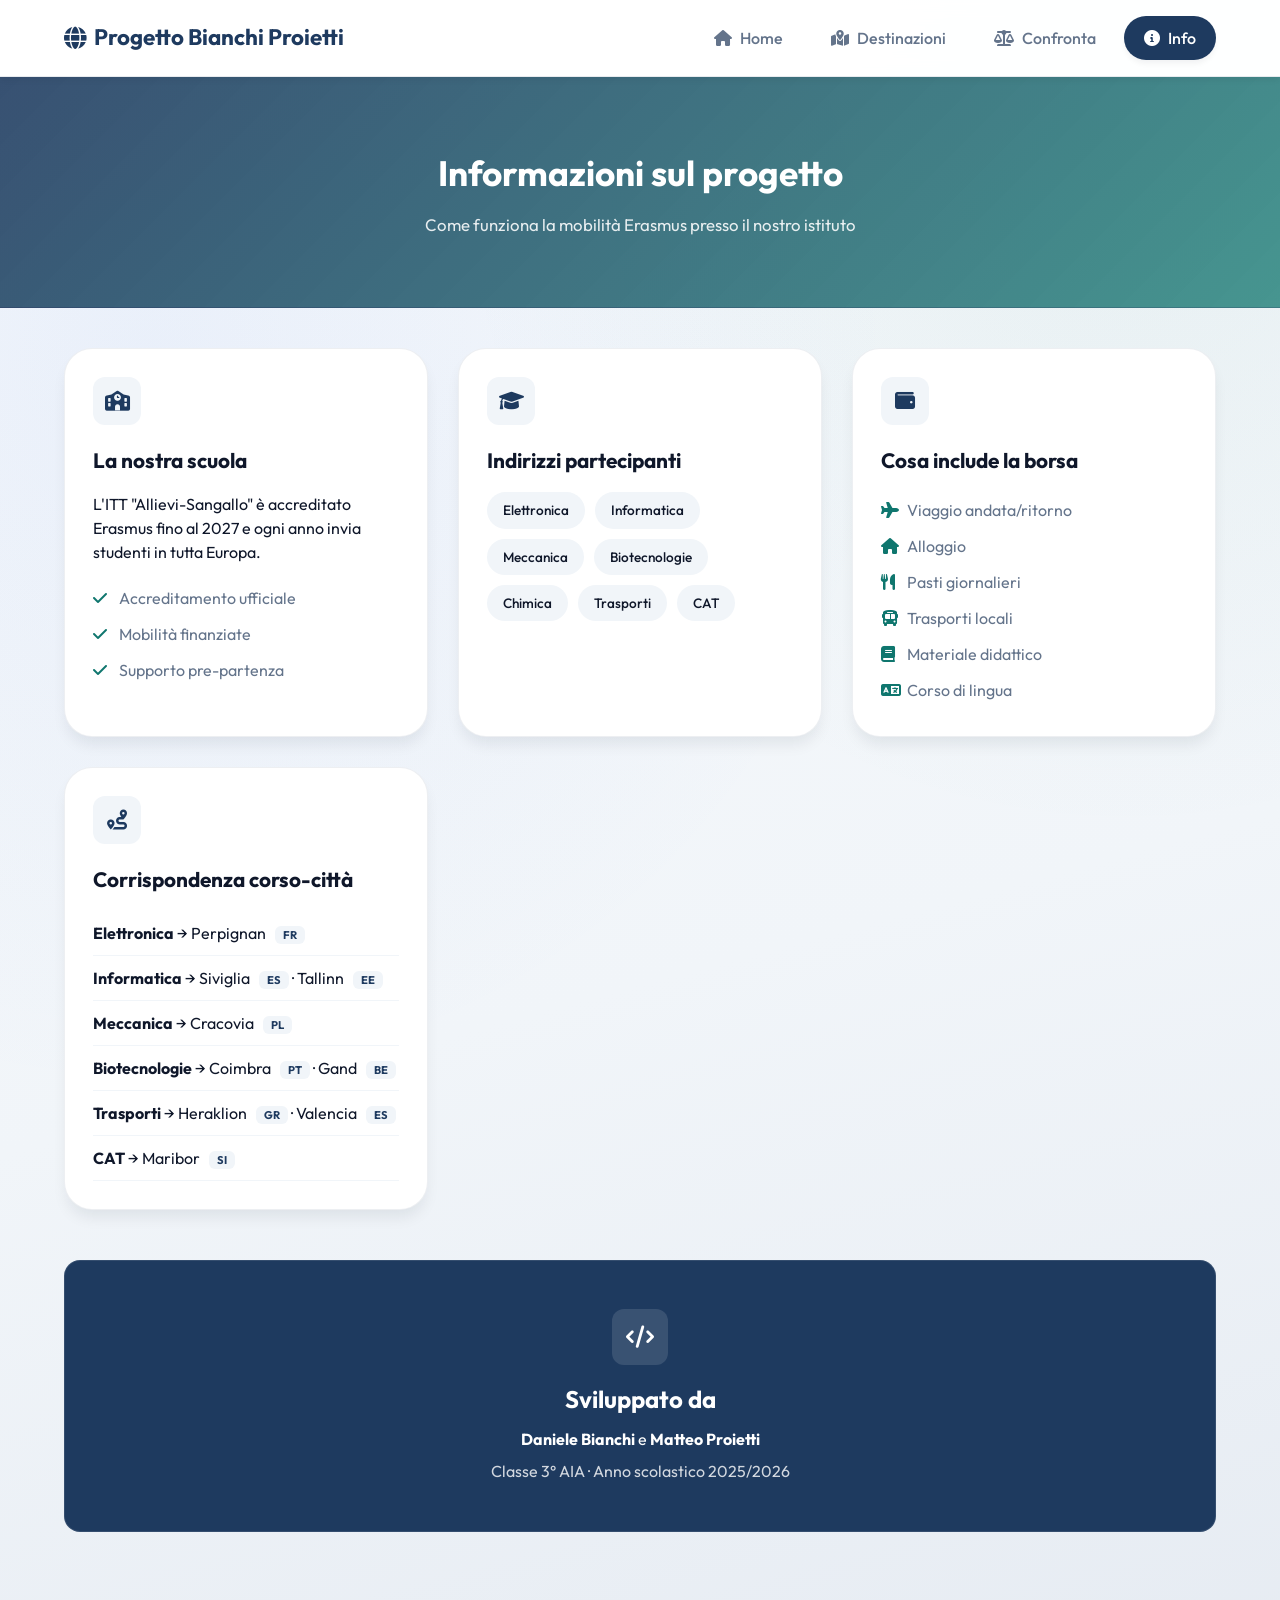
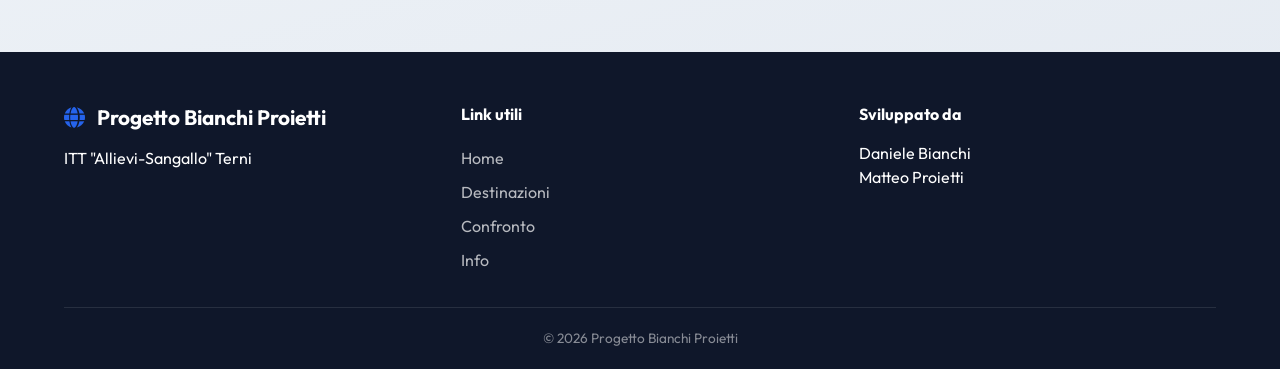
<file: info.html>
<!DOCTYPE html>
<html lang="it">
<head>
    <meta charset="UTF-8">
    <meta name="viewport" content="width=device-width, initial-scale=1.0">
    <title>Info | Progetto Bianchi Proietti</title>
    <!-- Font esterni, icone e foglio di stile principale -->
    <link href="https://fonts.googleapis.com/css2?family=Outfit:wght@300;400;500;600;700;800&display=swap" rel="stylesheet">
    <link rel="stylesheet" href="https://cdnjs.cloudflare.com/ajax/libs/font-awesome/6.0.0-beta3/css/all.min.css">
    <link rel="stylesheet" href="style.css">
</head>
<body>

    <!-- Barra di navigazione principale del sito -->
    <nav class="nav">
        <div class="nav-container">
            <a href="index.html" class="nav-logo"><i class="fas fa-globe"></i> <span>Progetto Bianchi Proietti</span></a>
            <div class="nav-menu">
                <a href="index.html" class="nav-link"><i class="fas fa-home"></i> Home</a>
                <a href="destinazioni.html" class="nav-link"><i class="fas fa-map-marked-alt"></i> Destinazioni</a>
                <a href="comparatore.html" class="nav-link"><i class="fas fa-balance-scale"></i> Confronta</a>
                <a href="info.html" class="nav-link active"><i class="fas fa-info-circle"></i> Info</a>
            </div>
        </div>
    </nav>

    <!-- Intestazione della pagina informativa -->
    <header class="page-header">
        <div class="container">
            <h1>Informazioni sul progetto</h1>
            <p>Come funziona la mobilità Erasmus presso il nostro istituto</p>
        </div>
    </header>

    <!-- Sezione contenente le schede informative sulla scuola e sul programma Erasmus+ -->
    <section class="info-section">
        <div class="container">
            <div class="info-grid">

                <div class="info-card">
                    <div class="info-icon"><i class="fas fa-school"></i></div>
                    <h3>La nostra scuola</h3>
                    <p>L'ITT "Allievi-Sangallo" è accreditato Erasmus fino al 2027 e ogni anno invia studenti in tutta Europa.</p>
                    <ul>
                        <li><i class="fas fa-check"></i> Accreditamento ufficiale</li>
                        <li><i class="fas fa-check"></i> Mobilità finanziate</li>
                        <li><i class="fas fa-check"></i> Supporto pre-partenza</li>
                    </ul>
                </div>

                <div class="info-card">
                    <div class="info-icon"><i class="fas fa-graduation-cap"></i></div>
                    <h3>Indirizzi partecipanti</h3>
                    <div class="badge-container">
                        <span class="badge">Elettronica</span>
                        <span class="badge">Informatica</span>
                        <span class="badge">Meccanica</span>
                        <span class="badge">Biotecnologie</span>
                        <span class="badge">Chimica</span>
                        <span class="badge">Trasporti</span>
                        <span class="badge">CAT</span>
                    </div>
                </div>

                <div class="info-card">
                    <div class="info-icon"><i class="fas fa-wallet"></i></div>
                    <h3>Cosa include la borsa</h3>
                    <ul>
                        <li><i class="fas fa-plane"></i> Viaggio andata/ritorno</li>
                        <li><i class="fas fa-house"></i> Alloggio</li>
                        <li><i class="fas fa-utensils"></i> Pasti giornalieri</li>
                        <li><i class="fas fa-bus"></i> Trasporti locali</li>
                        <li><i class="fas fa-book"></i> Materiale didattico</li>
                        <li><i class="fas fa-language"></i> Corso di lingua</li>
                    </ul>
                </div>

                <div class="info-card">
                    <div class="info-icon"><i class="fas fa-route"></i></div>
                    <h3>Corrispondenza corso-città</h3>
                    <div class="course-city">
                        <p><strong>Elettronica</strong> → Perpignan <span class="course-code">FR</span></p>
                        <p><strong>Informatica</strong> → Siviglia <span class="course-code">ES</span> · Tallinn <span class="course-code">EE</span></p>
                        <p><strong>Meccanica</strong> → Cracovia <span class="course-code">PL</span></p>
                        <p><strong>Biotecnologie</strong> → Coimbra <span class="course-code">PT</span> · Gand <span class="course-code">BE</span></p>
                        <p><strong>Trasporti</strong> → Heraklion <span class="course-code">GR</span> · Valencia <span class="course-code">ES</span></p>
                        <p><strong>CAT</strong> → Maribor <span class="course-code">SI</span></p>
                    </div>
                </div>
            </div>

            <div class="credits-card">
                <div class="credits-icon"><i class="fas fa-code"></i></div>
                <h3>Sviluppato da</h3>
                <p><strong>Daniele Bianchi</strong> e <strong>Matteo Proietti</strong></p>
                <p class="credits-year">Classe 3° AIA · Anno scolastico 2025/2026</p>
            </div>
        </div>
    </section>

    <!-- Piè di pagina con link utili, crediti e copyright -->
    <footer class="footer">
        <div class="container">
            <div class="footer-grid">
                <div class="footer-col">
                    <div class="footer-logo"><i class="fas fa-globe"></i> Progetto Bianchi Proietti</div>
                    <p>ITT "Allievi-Sangallo" Terni</p>
                </div>
                <div class="footer-col">
                    <h4>Link utili</h4>
                    <a href="index.html">Home</a>
                    <a href="destinazioni.html">Destinazioni</a>
                    <a href="comparatore.html">Confronto</a>
                    <a href="info.html">Info</a>
                </div>
                <div class="footer-col">
                    <h4>Sviluppato da</h4>
                    <p>Daniele Bianchi<br>Matteo Proietti</p>
                </div>
            </div>
            <div class="footer-bottom">
                <p>© 2026 Progetto Bianchi Proietti </p>
            </div>
        </div>
    </footer>

    <!-- Script per i dati delle città e la logica interattiva del frontend -->
    <script src="data.js"></script>
    <script src="script.js"></script>
</body>
</html>
</file>
<file: style.css>
* {
    margin: 0;
    padding: 0;
    box-sizing: border-box;
}

:root {
    --primary: #1E3A5F;
    --primary-dark: #152A45;
    --primary-light: #2D5A87;
    --secondary: #0F766E;
    --secondary-dark: #0D5C56;
    --accent: #2563EB;
    --dark: #0F172A;
    --gray: #64748B;
    --gray-light: #F1F5F9;
    --white: #FFFFFF;
    --success: #059669;
    --warning: #D97706;
    --shadow-sm: 0 4px 6px -1px rgba(15, 23, 42, 0.06);
    --shadow-md: 0 10px 15px -3px rgba(15, 23, 42, 0.08);
    --shadow-lg: 0 20px 25px -5px rgba(15, 23, 42, 0.1);
    --shadow-xl: 0 25px 50px -12px rgba(15, 23, 42, 0.14);
}

body {
    font-family: 'Outfit', sans-serif;
    background:
        radial-gradient(circle at 12% 18%, rgba(37, 99, 235, 0.06), transparent 38%),
        radial-gradient(circle at 88% 8%, rgba(15, 118, 110, 0.06), transparent 32%),
        linear-gradient(165deg, #F8FAFC 0%, #F1F5F9 50%, #E2E8F0 100%);
    color: var(--dark);
    line-height: 1.5;
    min-height: 100vh;
}

.container {
    max-width: 1200px;
    margin: 0 auto;
    padding: 0 24px;
}

/* ===== NAVIGAZIONE ===== */
.nav {
    background: rgba(255,255,255,0.95);
    backdrop-filter: blur(10px);
    position: sticky;
    top: 0;
    z-index: 100;
    box-shadow: var(--shadow-sm);
    border-bottom: 1px solid rgba(30, 58, 95, 0.1);
}

.nav-container {
    max-width: 1200px;
    margin: 0 auto;
    padding: 16px 24px;
    display: flex;
    justify-content: space-between;
    align-items: center;
    flex-wrap: wrap;
    gap: 16px;
}

.nav-logo {
    font-size: 1.4rem;
    font-weight: 700;
    text-decoration: none;
    color: var(--primary);
    display: flex;
    align-items: center;
    gap: 8px;
}

.nav-logo span {
    color: var(--primary);
}

.nav-menu {
    display: flex;
    gap: 8px;
    flex-wrap: wrap;
}

.nav-link {
    display: inline-flex;
    align-items: center;
    gap: 8px;
    text-decoration: none;
    padding: 10px 20px;
    border-radius: 40px;
    font-weight: 500;
    color: var(--gray);
    transition: all 0.3s ease;
}

.nav-link:hover {
    background: var(--gray-light);
    color: var(--primary);
}

.nav-link.active {
    background: var(--primary);
    color: white;
    box-shadow: var(--shadow-sm);
}

/* ===== HERO ===== */
.hero {
    position: relative;
    padding: 80px 24px 100px;
    text-align: center;
    overflow: hidden;
}

.hero-bg {
    position: absolute;
    inset: 0;
    background:
        linear-gradient(180deg, rgba(255,255,255,0.3) 0%, rgba(238,242,255,0.9) 100%),
        url("https://images.unsplash.com/photo-1488646953014-85cb44e25828?w=1600&auto=format&fit=crop&q=60") center/cover no-repeat;
    opacity: 0.35;
    z-index: -2;
}

.hero-orbs {
    position: absolute;
    inset: 0;
    z-index: -1;
    overflow: hidden;
    pointer-events: none;
}

.hero-orbs::before,
.hero-orbs::after {
    content: '';
    position: absolute;
    border-radius: 50%;
    filter: blur(60px);
    animation: floatOrb 8s ease-in-out infinite alternate;
}

.hero-orbs::before {
    width: 280px;
    height: 280px;
    background: rgba(30, 58, 95, 0.18);
    top: 10%;
    left: 8%;
}

.hero-orbs::after {
    width: 220px;
    height: 220px;
    background: rgba(15, 118, 110, 0.16);
    bottom: 15%;
    right: 10%;
    animation-delay: -3s;
}

@keyframes floatOrb {
    from { transform: translateY(0) scale(1); }
    to { transform: translateY(-20px) scale(1.05); }
}

.hero-highlight {
    color: var(--accent);
}

.hero-content {
    max-width: 700px;
    margin: 0 auto;
}

.hero-badge {
    display: inline-flex;
    align-items: center;
    gap: 8px;
    background: rgba(255,255,255,0.9);
    border: 1px solid rgba(30, 58, 95, 0.15);
    padding: 8px 18px;
    border-radius: 40px;
    font-size: 0.85rem;
    color: var(--primary);
    margin-bottom: 24px;
    font-weight: 600;
    box-shadow: var(--shadow-sm);
}

.hero h1 {
    font-size: 3.5rem;
    font-weight: 800;
    line-height: 1.2;
    margin-bottom: 20px;
    color: var(--dark);
}

.hero p {
    font-size: 1.2rem;
    color: var(--gray);
    margin-bottom: 32px;
}

.hero-buttons {
    display: flex;
    gap: 16px;
    justify-content: center;
    flex-wrap: wrap;
}

.btn {
    padding: 14px 32px;
    border-radius: 50px;
    font-weight: 600;
    text-decoration: none;
    transition: all 0.3s ease;
    display: inline-flex;
    align-items: center;
    gap: 10px;
}

.btn-primary {
    background: var(--primary);
    color: white;
    box-shadow: var(--shadow-md);
}

.btn-primary:hover {
    background: var(--primary-dark);
}

.btn-primary:hover {
    transform: translateY(-2px);
    box-shadow: var(--shadow-lg);
}

.btn-secondary {
    background: white;
    color: var(--primary);
    border: 2px solid var(--primary);
}

.btn-secondary:hover {
    background: var(--primary);
    color: white;
    transform: translateY(-2px);
}

.hero-stats {
    display: flex;
    justify-content: center;
    gap: 60px;
    margin-top: 60px;
    flex-wrap: wrap;
}

.stat-item {
    text-align: center;
}

.stat-number {
    font-size: 2.5rem;
    font-weight: 800;
    display: block;
    color: var(--primary);
}

.stat-label {
    font-size: 0.9rem;
    color: var(--gray);
}

/* ===== SEZIONE RICERCA ===== */
.search-section {
    padding: 0 24px 40px;
}

.search-card {
    background: white;
    border-radius: 24px;
    padding: 20px;
    box-shadow: var(--shadow-md);
}

.search-row {
    display: flex;
    gap: 16px;
    flex-wrap: wrap;
}

.search-input-wrapper {
    flex: 2;
    display: flex;
    align-items: center;
    background: var(--gray-light);
    border-radius: 50px;
    padding: 5px 20px;
    gap: 12px;
    border: 2px solid transparent;
    transition: all 0.3s ease;
}

.search-input-wrapper:focus-within {
    border-color: var(--primary);
    background: white;
}

.search-input-wrapper i {
    color: var(--gray);
}

.search-input-wrapper input {
    flex: 1;
    border: none;
    background: transparent;
    padding: 14px 0;
    font-size: 1rem;
    font-family: inherit;
    outline: none;
}

.select-custom {
    flex: 1;
    padding: 14px 20px;
    border: 2px solid var(--gray-light);
    border-radius: 50px;
    font-family: inherit;
    font-size: 1rem;
    background: var(--gray-light);
    cursor: pointer;
    transition: all 0.3s ease;
}

.select-custom:focus {
    outline: none;
    border-color: var(--primary);
    background: white;
}

.btn-reset {
    padding: 14px 28px;
    border-radius: 50px;
    border: none;
    background: var(--gray-light);
    font-weight: 600;
    cursor: pointer;
    transition: all 0.3s ease;
    font-family: inherit;
}

.btn-reset:hover {
    background: var(--gray);
    color: white;
}

/* ===== SEZIONE CITTÀ ===== */
.cities-section, .destinations-section {
    padding: 40px 24px 60px;
}

.section-header {
    text-align: center;
    margin-bottom: 48px;
}

.section-header h2 {
    font-size: 2rem;
    font-weight: 700;
    margin-bottom: 12px;
}

.section-header h2 span {
    font-size: 2rem;
}

.section-header p {
    color: var(--gray);
}

/* ===== NUOVE CARD (stile moderno) ===== */
.cities-grid, .destinations-grid {
    display: grid;
    grid-template-columns: repeat(auto-fill, minmax(320px, 1fr));
    gap: 30px;
}

.city-card, .dest-card {
    background: white;
    border-radius: 28px;
    overflow: hidden;
    transition: all 0.4s cubic-bezier(0.2, 0.9, 0.4, 1.1);
    cursor: pointer;
    box-shadow: var(--shadow-md);
    position: relative;
}

.city-card::before, .dest-card::before {
    content: '';
    position: absolute;
    top: 0;
    left: 0;
    right: 0;
    height: 4px;
    background: var(--accent);
    transform: scaleX(0);
    transition: transform 0.4s ease;
}

.city-card:hover::before, .dest-card:hover::before {
    transform: scaleX(1);
}

.city-card:hover, .dest-card:hover {
    transform: translateY(-10px);
    box-shadow: var(--shadow-xl);
}

.card-image-wrap {
    position: relative;
    height: 220px;
    overflow: hidden;
    background: var(--gray-light);
}

.city-img, .dest-img {
    width: 100%;
    height: 100%;
    object-fit: cover;
    transition: transform 0.6s ease;
}

.card-image-overlay {
    position: absolute;
    inset: 0;
    background: linear-gradient(to top, rgba(30, 27, 46, 0.75) 0%, transparent 55%);
    pointer-events: none;
}

.card-rating {
    position: absolute;
    top: 14px;
    left: 14px;
    background: rgba(255,255,255,0.95);
    color: var(--primary);
    padding: 6px 12px;
    border-radius: 30px;
    font-size: 0.8rem;
    font-weight: 700;
    display: flex;
    align-items: center;
    gap: 6px;
    box-shadow: var(--shadow-sm);
    z-index: 2;
}

.card-flag {
    position: absolute;
    top: 14px;
    right: 14px;
    background: rgba(15, 23, 42, 0.75);
    color: white;
    font-size: 0.7rem;
    font-weight: 700;
    letter-spacing: 0.06em;
    padding: 5px 9px;
    border-radius: 6px;
    z-index: 2;
}

.city-card:hover .city-img,
.dest-card:hover .dest-img {
    transform: scale(1.08);
}

.card-cta {
    display: inline-flex;
    align-items: center;
    gap: 8px;
    margin-top: 14px;
    font-size: 0.85rem;
    font-weight: 600;
    color: var(--primary);
    opacity: 0;
    transform: translateY(6px);
    transition: all 0.3s ease;
}

.city-card:hover .card-cta,
.dest-card:hover .card-cta {
    opacity: 1;
    transform: translateY(0);
}

.empty-state {
    grid-column: 1 / -1;
    text-align: center;
    padding: 48px 24px;
    background: white;
    border-radius: 24px;
    color: var(--gray);
    font-size: 1.05rem;
    box-shadow: var(--shadow-sm);
}

.card-content {
    padding: 20px;
    position: relative;
}

.city-name {
    font-size: 1.5rem;
    font-weight: 700;
    display: flex;
    justify-content: space-between;
    align-items: center;
    margin-bottom: 8px;
}

.country-tag {
    background: var(--gray-light);
    padding: 4px 12px;
    border-radius: 30px;
    font-size: 0.75rem;
    font-weight: 600;
    color: var(--gray);
}

.city-course {
    display: inline-flex;
    align-items: center;
    gap: 6px;
    background: rgba(30, 58, 95, 0.08);
    padding: 6px 12px;
    border-radius: 30px;
    font-size: 0.75rem;
    font-weight: 600;
    color: var(--primary);
    margin: 12px 0;
    max-width: 100%;
    line-height: 1.3;
}

.city-stats {
    display: flex;
    justify-content: space-between;
    padding-top: 12px;
    border-top: 2px solid var(--gray-light);
    margin-top: 8px;
}

.city-stats span {
    display: flex;
    align-items: center;
    gap: 6px;
    font-size: 0.85rem;
    color: var(--gray);
}

.city-stats i {
    color: var(--secondary);
}

/* ===== PAGINA DESTINAZIONI ===== */
.page-header {
    text-align: center;
    padding: 70px 24px;
    background:
        linear-gradient(135deg, rgba(30, 58, 95, 0.88), rgba(15, 118, 110, 0.75)),
        url("https://images.unsplash.com/photo-1469854523086-cc02fe5d8800?w=1200&auto=format&fit=crop&q=50") center/cover;
    border-bottom: 1px solid rgba(30, 58, 95, 0.2);
    color: white;
}

.page-header h1 {
    color: white;
    font-weight: 700;
}

.page-header p {
    color: rgba(255, 255, 255, 0.88);
    font-size: 1.05rem;
}

.page-header h1 {
    font-size: 2.2rem;
    font-weight: 700;
    margin-bottom: 12px;
}

.stats-banner {
    padding: 30px 24px 0;
}

.stats-wrapper {
    background: var(--primary);
    border-radius: 40px;
    padding: 30px;
    display: flex;
    justify-content: center;
    gap: 60px;
    flex-wrap: wrap;
    color: white;
}

.stat-block {
    display: flex;
    align-items: center;
    gap: 12px;
    font-size: 1.1rem;
    font-weight: 500;
}

.stat-block i {
    font-size: 1.8rem;
    opacity: 0.9;
}

.filter-section {
    padding: 30px 24px;
}

.filter-wrapper {
    background: white;
    padding: 20px 24px;
    border-radius: 60px;
    display: flex;
    align-items: center;
    gap: 20px;
    flex-wrap: wrap;
    box-shadow: var(--shadow-sm);
}

.filter-wrapper label {
    font-weight: 600;
    color: var(--dark);
}

.select-filter {
    flex: 1;
    padding: 12px 20px;
    border: 2px solid var(--gray-light);
    border-radius: 50px;
    font-family: inherit;
    font-size: 1rem;
    cursor: pointer;
}

/* ===== PAGINA CONFRONTO ===== */
.compare-section {
    padding: 40px 24px 60px;
}

.compare-card {
    background: white;
    border-radius: 32px;
    padding: 35px;
    box-shadow: var(--shadow-lg);
    margin-bottom: 30px;
}

.compare-selectors {
    display: flex;
    align-items: center;
    gap: 30px;
    flex-wrap: wrap;
    justify-content: center;
}

.selector-box {
    flex: 1;
    min-width: 240px;
}

.selector-box label {
    display: block;
    font-weight: 700;
    margin-bottom: 10px;
    color: var(--primary);
}

.compare-select {
    width: 100%;
    padding: 14px 20px;
    border: 2px solid var(--gray-light);
    border-radius: 20px;
    font-family: inherit;
    font-size: 1rem;
    cursor: pointer;
    transition: all 0.3s ease;
}

.compare-select:focus {
    outline: none;
    border-color: var(--primary);
}

.vs-divider {
    display: flex;
    align-items: center;
    gap: 12px;
    font-size: 1.8rem;
    font-weight: 800;
}

.vs-divider i {
    font-size: 1.5rem;
}

.compare-button {
    width: 100%;
    margin-top: 30px;
    background: var(--primary);
    color: white;
    border: none;
    padding: 16px;
    border-radius: 50px;
    font-size: 1.1rem;
    font-weight: 700;
    cursor: pointer;
    transition: all 0.3s ease;
    display: flex;
    align-items: center;
    justify-content: center;
    gap: 12px;
}

.compare-button:hover {
    transform: translateY(-2px);
    filter: brightness(1.05);
}

.compare-result {
    background: white;
    border-radius: 32px;
    padding: 30px;
    box-shadow: var(--shadow-md);
}

/* Risultato confronto */
.compare-header {
    display: flex;
    align-items: center;
    justify-content: space-between;
    gap: 20px;
    flex-wrap: wrap;
    text-align: center;
    margin-bottom: 30px;
}

.compare-city {
    flex: 1;
}

.compare-thumb {
    width: 100%;
    max-width: 200px;
    height: 120px;
    object-fit: cover;
    border-radius: 20px;
    margin: 0 auto 12px;
    display: block;
    box-shadow: var(--shadow-md);
}

.compare-city h3 {
    font-size: 1.5rem;
    margin-bottom: 5px;
}

.score-circle {
    width: 70px;
    height: 70px;
    background: var(--gray-light);
    border-radius: 50%;
    display: flex;
    align-items: center;
    justify-content: center;
    font-size: 1.5rem;
    font-weight: 800;
    margin: 15px auto 0;
}

.score-circle.winner {
    background: var(--secondary);
    color: white;
}

.winner-banner {
    text-align: center;
    padding: 20px;
    border-radius: 60px;
    margin-bottom: 30px;
    font-size: 1.2rem;
}

.winner-banner.winner-a {
    background: linear-gradient(135deg, rgba(139, 92, 246, 0.15), rgba(124, 58, 237, 0.12));
    color: var(--primary);
}

.winner-banner.winner-b {
    background: linear-gradient(135deg, rgba(236, 72, 153, 0.15), rgba(219, 39, 119, 0.12));
    color: var(--secondary);
}

.compare-table {
    margin-top: 20px;
}

.compare-row {
    display: flex;
    padding: 14px;
    border-bottom: 1px solid var(--gray-light);
}

.compare-row.header {
    background: var(--gray-light);
    border-radius: 16px;
    font-weight: 700;
    margin-bottom: 8px;
}

.compare-category {
    flex: 2;
    display: flex;
    align-items: center;
    gap: 10px;
}

.compare-val {
    flex: 1;
    text-align: center;
    font-weight: 500;
}

/* ===== PAGINA INFO ===== */
.info-section {
    padding: 40px 24px 60px;
}

.info-grid {
    display: grid;
    grid-template-columns: repeat(auto-fit, minmax(320px, 1fr));
    gap: 30px;
    margin-bottom: 50px;
}

.info-card {
    background: white;
    border-radius: 28px;
    padding: 28px;
    transition: all 0.3s ease;
    box-shadow: var(--shadow-md);
    border: 1px solid rgba(30, 58, 95, 0.08);
}

.info-card:hover {
    transform: translateY(-5px);
    box-shadow: var(--shadow-lg);
    border-color: rgba(30, 58, 95, 0.18);
}

.info-card h3 {
    font-size: 1.3rem;
    margin-bottom: 16px;
}

.info-card ul {
    list-style: none;
    margin-top: 16px;
}

.info-card li {
    padding: 6px 0;
    display: flex;
    align-items: center;
    gap: 8px;
    color: var(--gray);
}

.badge-container {
    display: flex;
    flex-wrap: wrap;
    gap: 10px;
    margin-top: 16px;
}

.badge {
    background: var(--gray-light);
    padding: 8px 16px;
    border-radius: 40px;
    font-size: 0.85rem;
    font-weight: 500;
}

.course-city p {
    padding: 10px 0;
    border-bottom: 1px solid var(--gray-light);
}

.credits-card {
    background: var(--primary);
    border-radius: 16px;
    padding: 48px;
    text-align: center;
    color: white;
    border: 1px solid rgba(255, 255, 255, 0.1);
}

.credits-icon {
    width: 56px;
    height: 56px;
    margin: 0 auto 16px;
    display: flex;
    align-items: center;
    justify-content: center;
    background: rgba(255, 255, 255, 0.12);
    border-radius: 12px;
    font-size: 1.4rem;
}

.credits-card h3 {
    font-size: 1.5rem;
    margin-bottom: 10px;
}

.credits-year {
    opacity: 0.8;
    margin-top: 8px;
}

.info-icon {
    width: 48px;
    height: 48px;
    display: flex;
    align-items: center;
    justify-content: center;
    background: var(--gray-light);
    color: var(--primary);
    border-radius: 12px;
    font-size: 1.25rem;
    margin-bottom: 20px;
}

.info-card li i {
    color: var(--secondary);
    width: 18px;
}

.section-header h2 {
    display: flex;
    align-items: center;
    justify-content: center;
    gap: 10px;
}

.section-header h2 i {
    color: var(--primary);
    font-size: 1.4rem;
}

.modal-flag {
    font-size: 0.85rem;
    font-weight: 700;
    background: var(--gray-light);
    color: var(--primary);
    padding: 4px 10px;
    border-radius: 6px;
    vertical-align: middle;
}

.modal-rating-pill {
    background: var(--primary);
}

.modal-close i {
    pointer-events: none;
}

/* ===== MODALE ===== */
.modal {
    display: none;
    position: fixed;
    top: 0;
    left: 0;
    width: 100%;
    height: 100%;
    background: rgba(0,0,0,0.8);
    backdrop-filter: blur(8px);
    z-index: 1000;
    align-items: center;
    justify-content: center;
}

.modal-container {
    background: white;
    border-radius: 40px;
    max-width: 620px;
    width: 92%;
    max-height: 90vh;
    overflow-y: auto;
    position: relative;
    animation: modalIn 0.3s ease;
    box-shadow: var(--shadow-xl);
}

@keyframes modalIn {
    from {
        opacity: 0;
        transform: scale(0.95);
    }
    to {
        opacity: 1;
        transform: scale(1);
    }
}

.modal-close {
    position: sticky;
    top: 15px;
    right: 20px;
    float: right;
    background: white;
    border: none;
    width: 40px;
    height: 40px;
    border-radius: 50%;
    font-size: 1.2rem;
    cursor: pointer;
    box-shadow: var(--shadow-sm);
    z-index: 10;
    transition: all 0.3s ease;
}

.modal-close:hover {
    background: var(--primary);
    color: white;
}

#modalContent {
    padding: 30px;
    clear: both;
}

.modal-title-row {
    display: flex;
    align-items: center;
    justify-content: space-between;
    gap: 12px;
    flex-wrap: wrap;
    margin-bottom: 8px;
}

.modal-title-row h2 {
    font-size: 1.75rem;
    font-weight: 800;
}

.modal-rating-pill {
    color: white;
    padding: 8px 14px;
    border-radius: 8px;
    font-size: 0.85rem;
    font-weight: 700;
    white-space: nowrap;
}

.modal-subtitle {
    color: var(--gray);
    margin-bottom: 16px;
}

.modal-img {
    width: 100%;
    height: 240px;
    object-fit: cover;
    border-radius: 24px;
    margin-bottom: 15px;
    box-shadow: var(--shadow-md);
}

.modal-gallery {
    display: flex;
    gap: 10px;
    margin: 15px 0;
    flex-wrap: wrap;
}

.modal-thumb {
    width: 70px;
    height: 60px;
    object-fit: cover;
    border-radius: 12px;
    cursor: pointer;
    transition: all 0.3s ease;
}

.modal-thumb:hover {
    transform: scale(1.05);
    box-shadow: 0 0 0 3px var(--primary-light);
}

.modal-stats {
    display: grid;
    grid-template-columns: 1fr 1fr;
    gap: 12px;
    margin: 20px 0;
}

.modal-stat {
    background: var(--gray-light);
    padding: 12px;
    border-radius: 16px;
}

.modal-stat strong {
    display: block;
    font-size: 0.75rem;
    color: var(--primary);
    margin-bottom: 4px;
}

.modal-block {
    background: var(--gray-light);
    padding: 14px;
    border-radius: 16px;
    margin: 12px 0;
}

.modal-tip {
    background: linear-gradient(135deg, #FEF3C7, #FFEDD5);
    padding: 14px;
    border-radius: 16px;
    margin-top: 15px;
    border-left: 4px solid var(--warning);
}

/* ===== FOOTER ===== */
.footer {
    background: var(--dark);
    color: white;
    padding: 50px 0 20px;
    margin-top: 60px;
}

.footer-grid {
    display: grid;
    grid-template-columns: repeat(auto-fit, minmax(200px, 1fr));
    gap: 40px;
    margin-bottom: 30px;
}

.footer-logo {
    font-size: 1.3rem;
    font-weight: 700;
    margin-bottom: 12px;
}

.footer-col h4 {
    margin-bottom: 15px;
    font-size: 1rem;
}

.footer-col a {
    display: block;
    color: rgba(255,255,255,0.7);
    text-decoration: none;
    padding: 5px 0;
    transition: all 0.3s ease;
}

.footer-col a:hover {
    color: #94A3B8;
}

.nav-logo i {
    color: var(--primary);
}

.footer-logo i {
    margin-right: 8px;
    color: var(--accent);
}

.compare-alert {
    text-align: center;
    padding: 40px 24px;
    color: var(--gray);
    display: flex;
    align-items: center;
    justify-content: center;
    gap: 10px;
}

.compare-code {
    font-size: 0.75rem;
    font-weight: 700;
    background: var(--gray-light);
    color: var(--primary);
    padding: 3px 8px;
    border-radius: 6px;
    vertical-align: middle;
}

.course-code {
    font-size: 0.7rem;
    font-weight: 700;
    background: var(--gray-light);
    color: var(--primary);
    padding: 2px 8px;
    border-radius: 6px;
    margin-left: 6px;
}

.modal-stat strong i {
    margin-right: 6px;
    color: var(--primary);
}

.modal-block strong i {
    margin-right: 6px;
    color: var(--primary);
}

.modal-tip strong i {
    margin-right: 6px;
}

.btn-reset {
    display: inline-flex;
    align-items: center;
    gap: 8px;
}

.vs-divider {
    color: var(--primary);
}

.footer-bottom {
    text-align: center;
    padding-top: 20px;
    border-top: 1px solid rgba(255,255,255,0.1);
    font-size: 0.85rem;
    color: rgba(255,255,255,0.5);
}

/* ===== RESPONSIVE ===== */
@media (max-width: 768px) {
    .hero h1 {
        font-size: 2.2rem;
    }
    
    .search-row {
        flex-direction: column;
    }
    
    .compare-selectors {
        flex-direction: column;
    }
    
    .vs-divider {
        transform: rotate(90deg);
    }
    
    .stats-wrapper {
        gap: 25px;
    }
    
    .modal-stats {
        grid-template-columns: 1fr;
    }
    
    .nav-container {
        flex-direction: column;
        text-align: center;
    }
}
</file>
